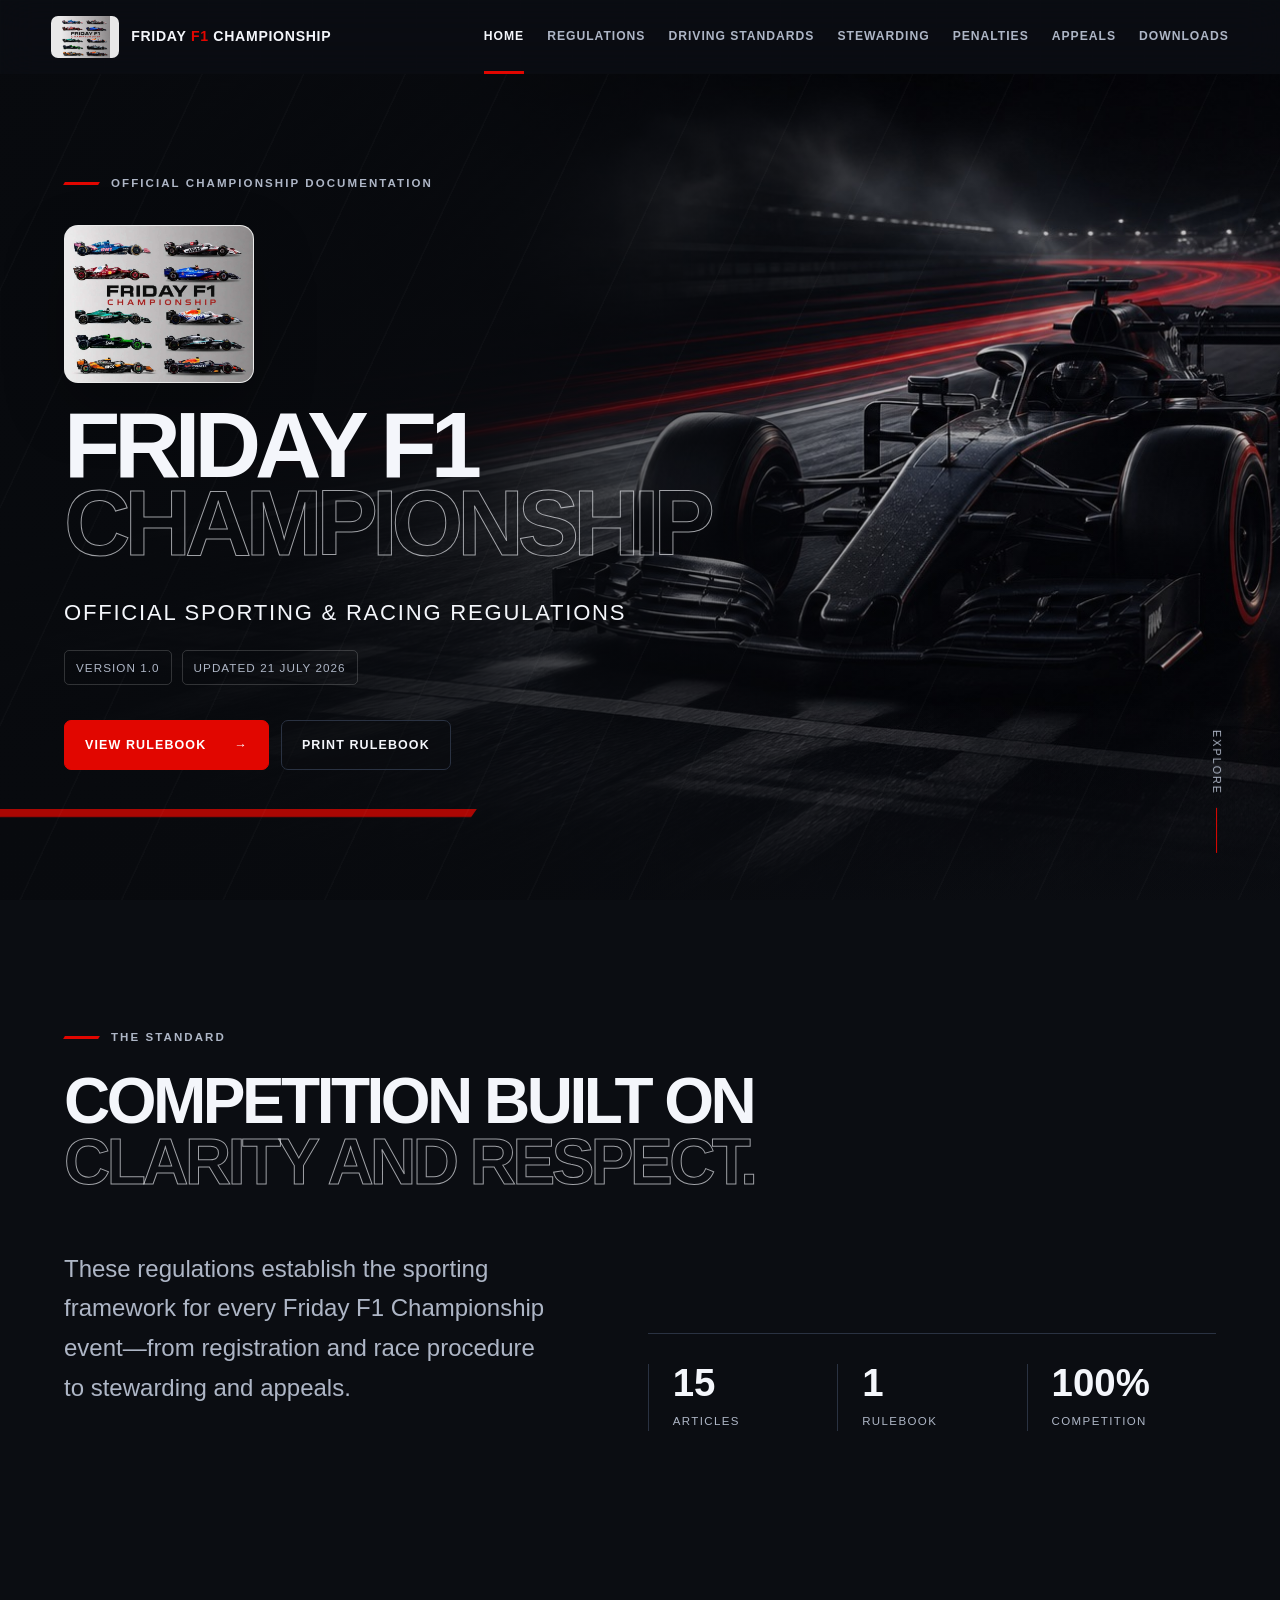
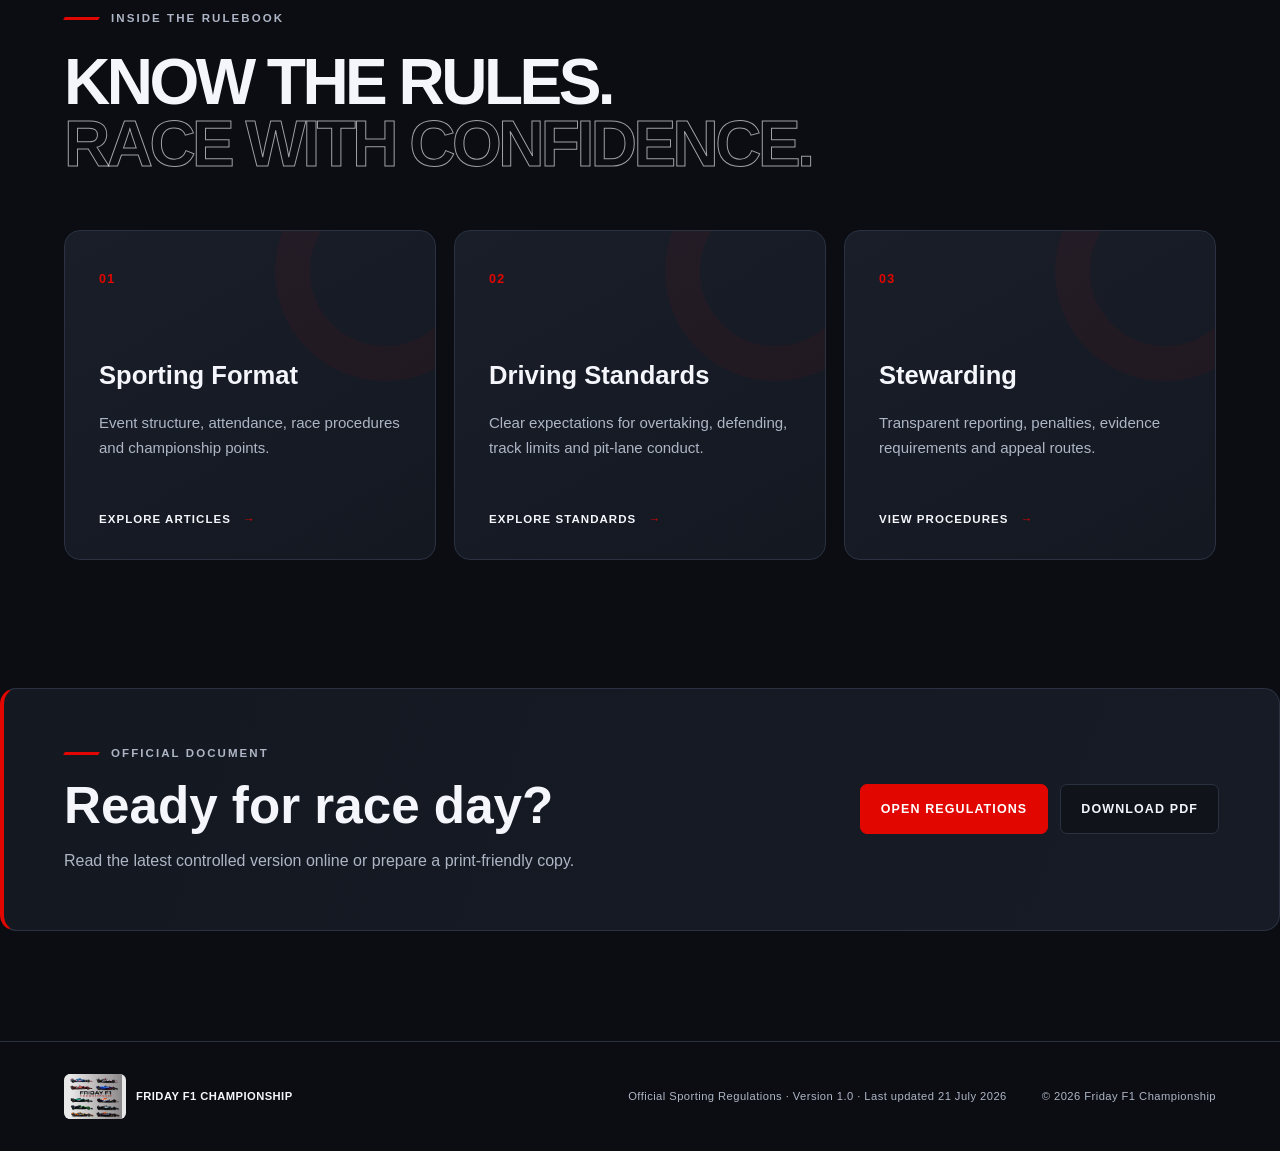
<file: index.html>
<!doctype html>
<html lang="en">
<head>
  <meta charset="utf-8">
  <meta name="viewport" content="width=device-width, initial-scale=1">
  <meta name="theme-color" content="#0B0D12">
  <meta name="description" content="Official sporting and racing regulations for the Friday F1 Championship.">
  <title>Friday F1 Championship | Official Regulations</title>
  <link rel="icon" href="assets/logo.jpg">
  <link rel="stylesheet" href="css/styles.css">
  <script src="js/app.js" defer></script>
</head>
<body class="home-page">
  <a class="skip-link" href="#main">Skip to content</a>
  <div class="progress" aria-hidden="true"><span id="scroll-progress"></span></div>
  <header class="site-header" data-header>
    <a class="brand" href="index.html" aria-label="Friday F1 Championship home">
      <img src="assets/logo.jpg" alt="" width="48" height="48"><span>Friday <b>F1</b> Championship</span>
    </a>
    <button class="nav-toggle" type="button" aria-expanded="false" aria-controls="primary-nav"><span></span><span></span><span></span><span class="sr-only">Open navigation</span></button>
    <nav id="primary-nav" class="primary-nav" aria-label="Primary navigation">
      <a class="active" href="index.html">Home</a><a href="rules/index.html">Regulations</a><a href="rules/index.html#article-4">Driving Standards</a><a href="rules/index.html#article-9">Stewarding</a><a href="rules/index.html#article-10">Penalties</a><a href="rules/index.html#appeals">Appeals</a><a href="#downloads">Downloads</a>
    </nav>
  </header>

  <main id="main">
    <section class="hero" aria-labelledby="hero-title">
      <div class="hero-shade"></div>
      <div class="hero-content reveal">
        <p class="eyebrow"><span></span> Official Championship Documentation</p>
        <img class="hero-logo" src="assets/logo.jpg" alt="Friday F1 Championship emblem" width="132" height="132">
        <h1 id="hero-title">Friday F1<br><em>Championship</em></h1>
        <p class="hero-subtitle">Official Sporting &amp; Racing Regulations</p>
        <div class="document-meta"><span>Version 1.0</span><span>Updated 21 July 2026</span></div>
        <div class="hero-actions"><a class="button primary" href="rules/index.html">View Rulebook <span aria-hidden="true">→</span></a><button class="button ghost" type="button" data-print>Print Rulebook</button></div>
      </div>
      <a class="scroll-cue" href="#overview"><span>Explore</span><i aria-hidden="true"></i></a>
    </section>

    <section id="overview" class="section intro-section">
      <div class="section-heading reveal"><p class="eyebrow"><span></span> The Standard</p><h2>Competition built on<br><em>clarity and respect.</em></h2></div>
      <div class="intro-grid">
        <p class="lead reveal">These regulations establish the sporting framework for every Friday F1 Championship event—from registration and race procedure to stewarding and appeals.</p>
        <div class="stat-row reveal"><div><strong>15</strong><span>Articles</span></div><div><strong>1</strong><span>Rulebook</span></div><div><strong>100%</strong><span>Competition</span></div></div>
      </div>
    </section>

    <section class="section feature-section" aria-labelledby="inside-title">
      <div class="section-heading reveal"><p class="eyebrow"><span></span> Inside the rulebook</p><h2 id="inside-title">Know the rules.<br><em>Race with confidence.</em></h2></div>
      <div class="feature-grid">
        <a class="feature-card reveal" href="rules/index.html#article-3"><span class="card-number">01</span><h3>Sporting Format</h3><p>Event structure, attendance, race procedures and championship points.</p><b>Explore articles <span>→</span></b></a>
        <a class="feature-card reveal" href="rules/index.html#article-4"><span class="card-number">02</span><h3>Driving Standards</h3><p>Clear expectations for overtaking, defending, track limits and pit-lane conduct.</p><b>Explore standards <span>→</span></b></a>
        <a class="feature-card reveal" href="rules/index.html#article-9"><span class="card-number">03</span><h3>Stewarding</h3><p>Transparent reporting, penalties, evidence requirements and appeal routes.</p><b>View procedures <span>→</span></b></a>
      </div>
    </section>

    <section id="downloads" class="section document-cta reveal">
      <div><p class="eyebrow"><span></span> Official document</p><h2>Ready for race day?</h2><p>Read the latest controlled version online or prepare a print-friendly copy.</p></div>
      <div><a class="button primary" href="rules/index.html">Open Regulations</a><button class="button ghost" type="button" data-download>Download PDF</button></div>
    </section>
  </main>

  <footer class="site-footer"><div><img src="assets/logo.jpg" alt="" width="40" height="40"><span>Friday F1 Championship</span></div><p>Official Sporting Regulations · Version 1.0 · Last updated 21 July 2026</p><p>© 2026 Friday F1 Championship</p></footer>
  <button class="back-top" type="button" aria-label="Back to top" title="Back to top">↑</button>
  <div class="toast" role="status" aria-live="polite"></div>
</body>
</html>
</file>
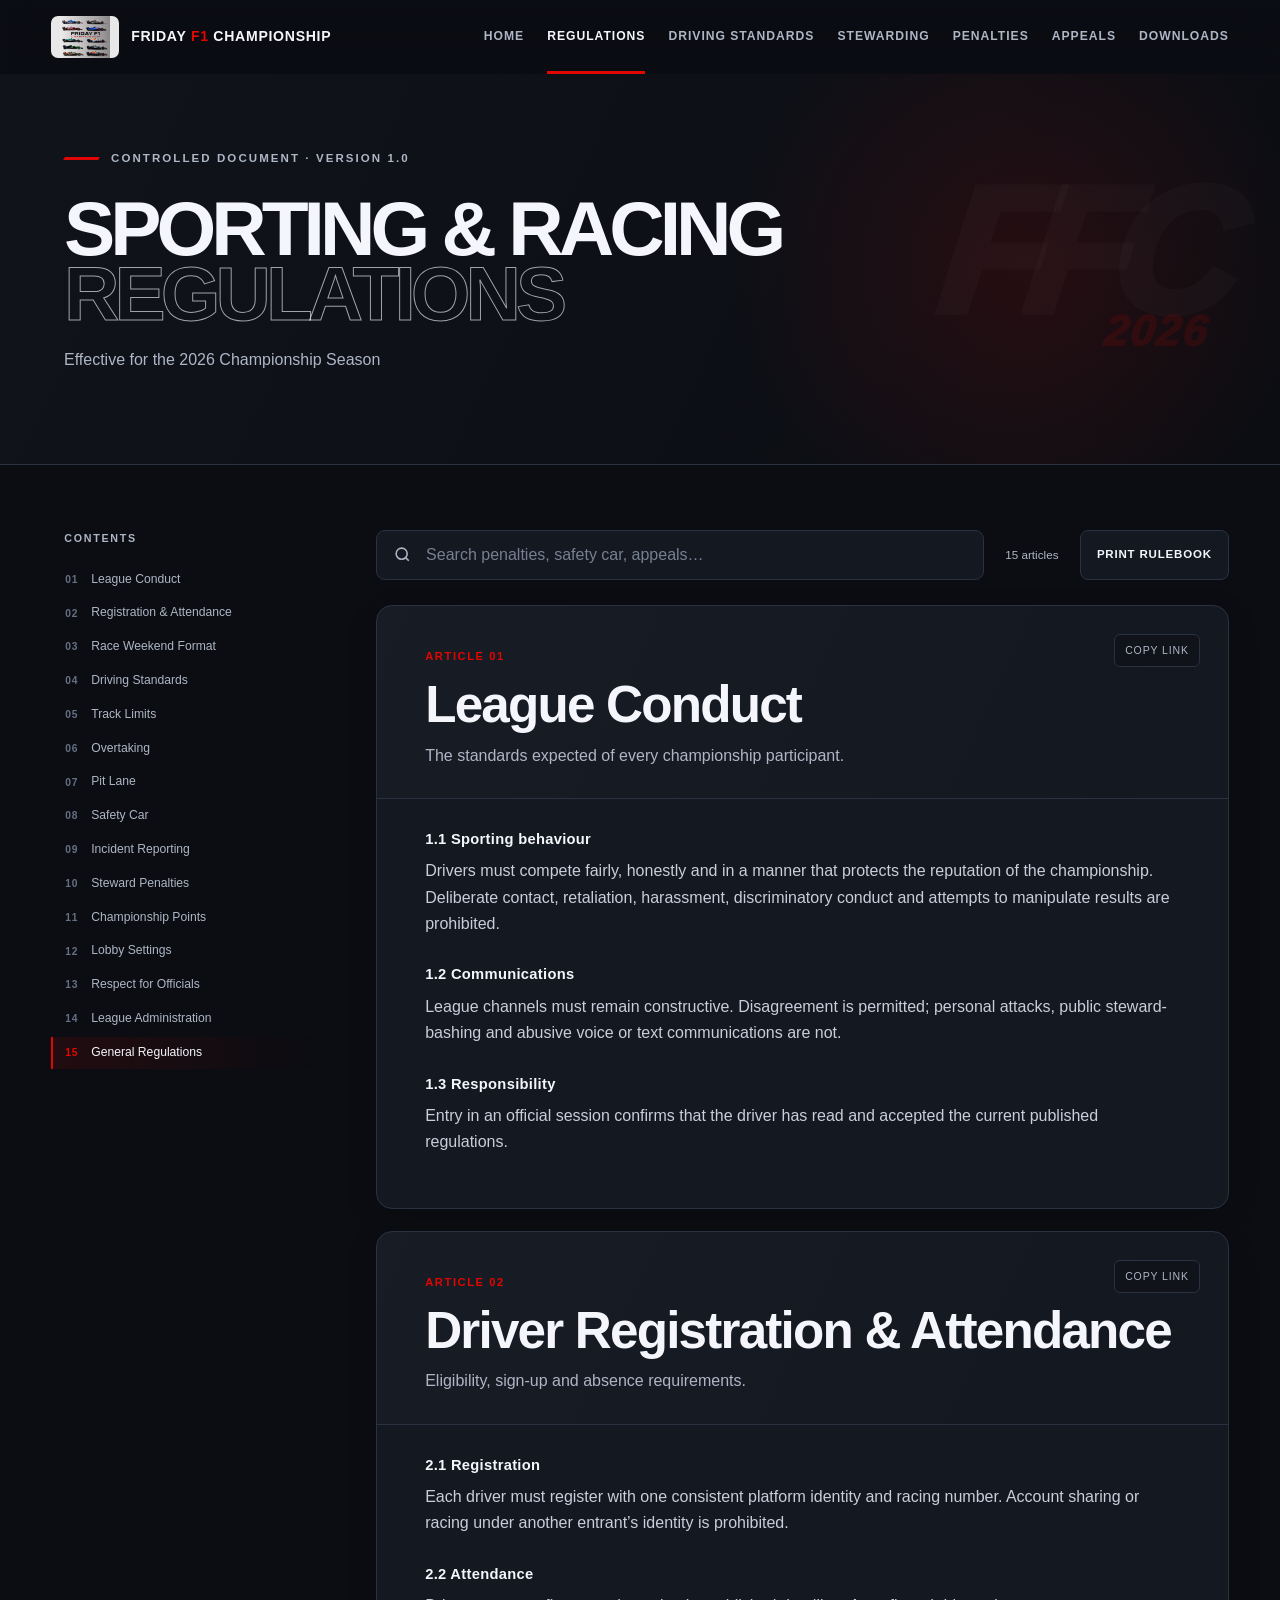
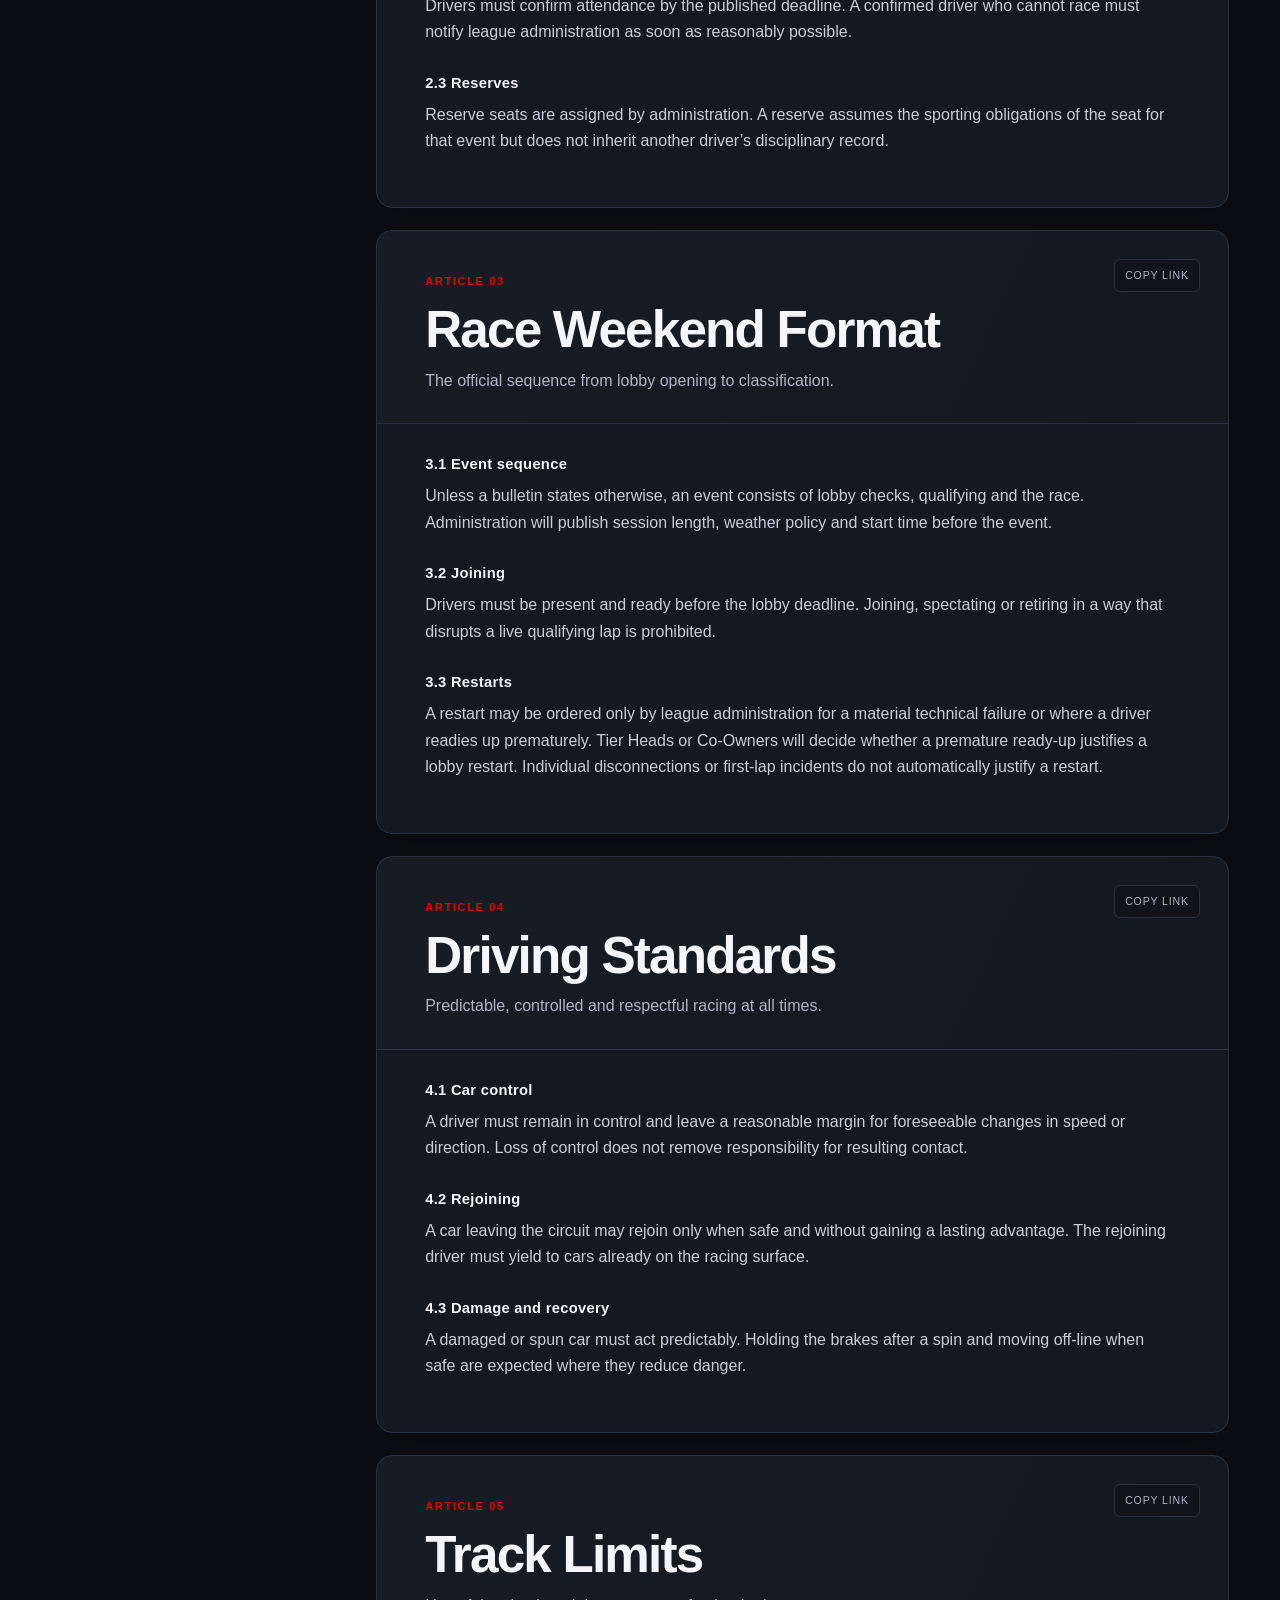
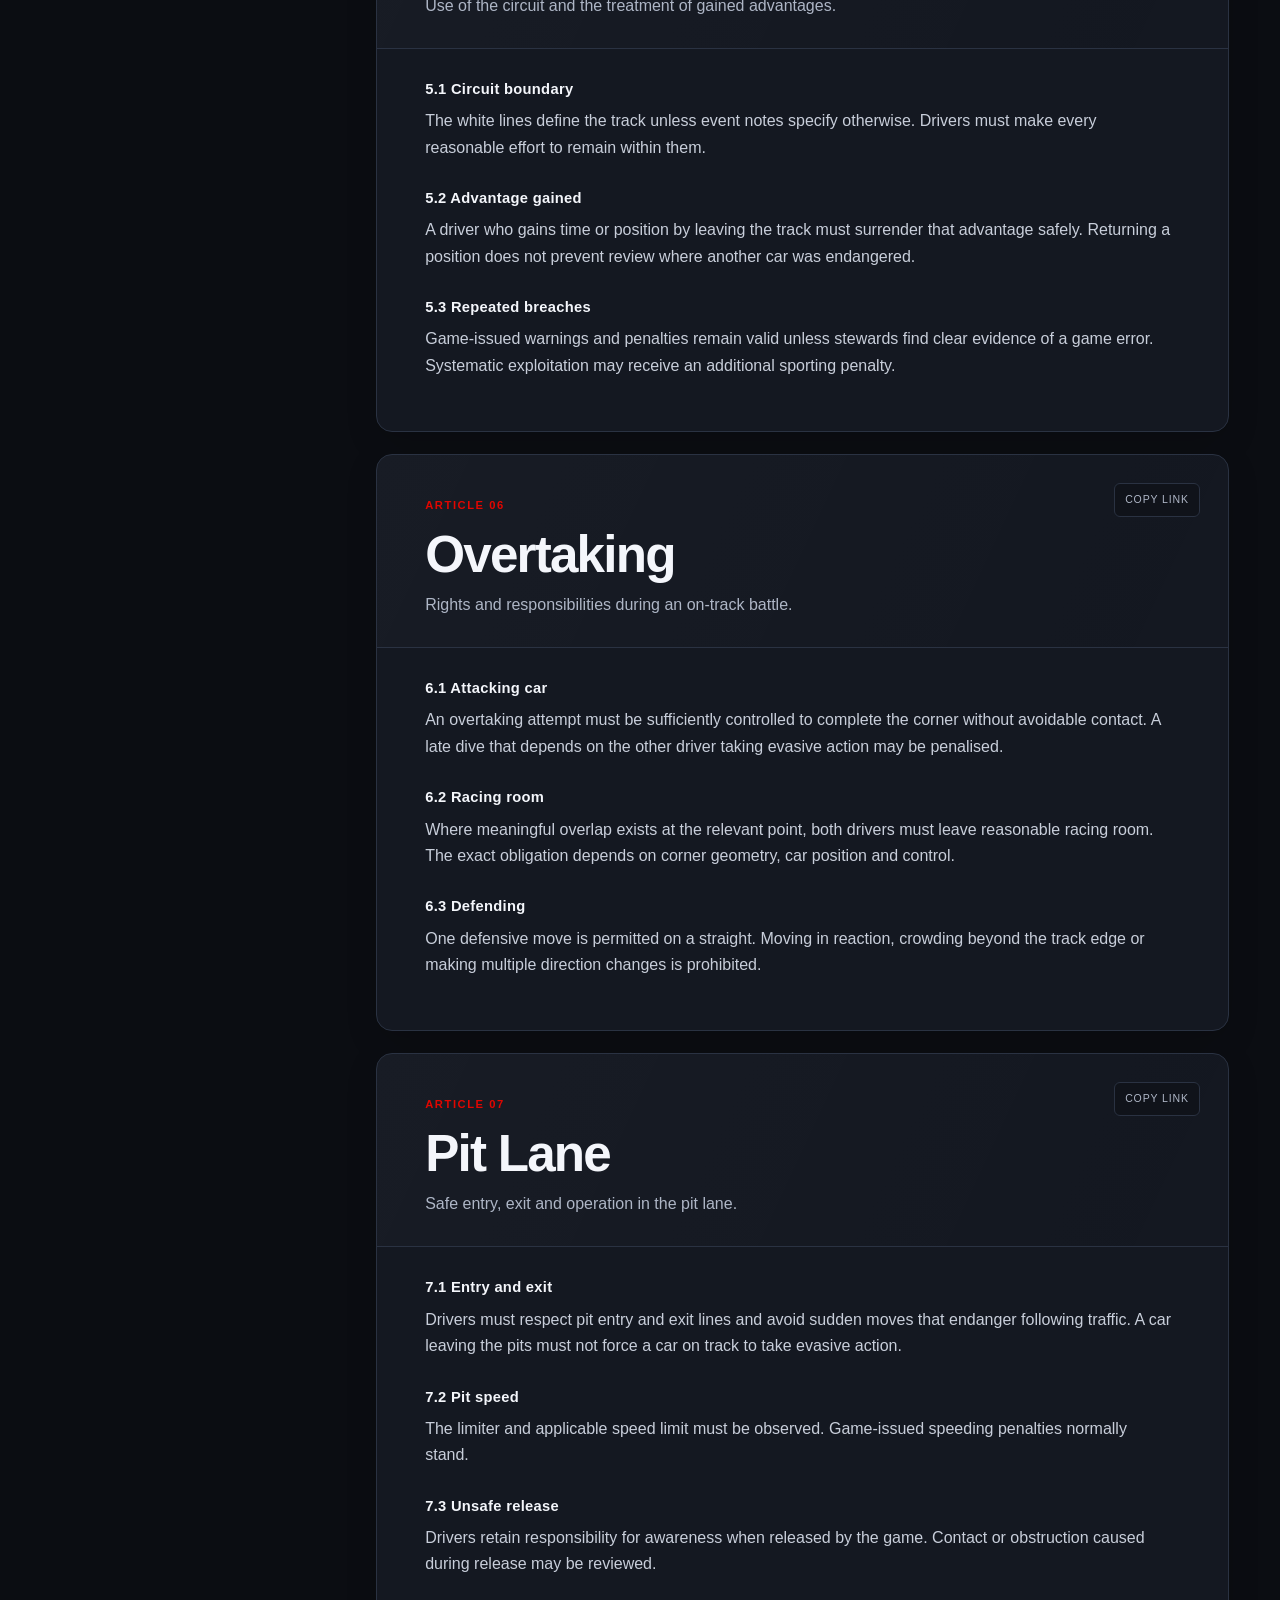
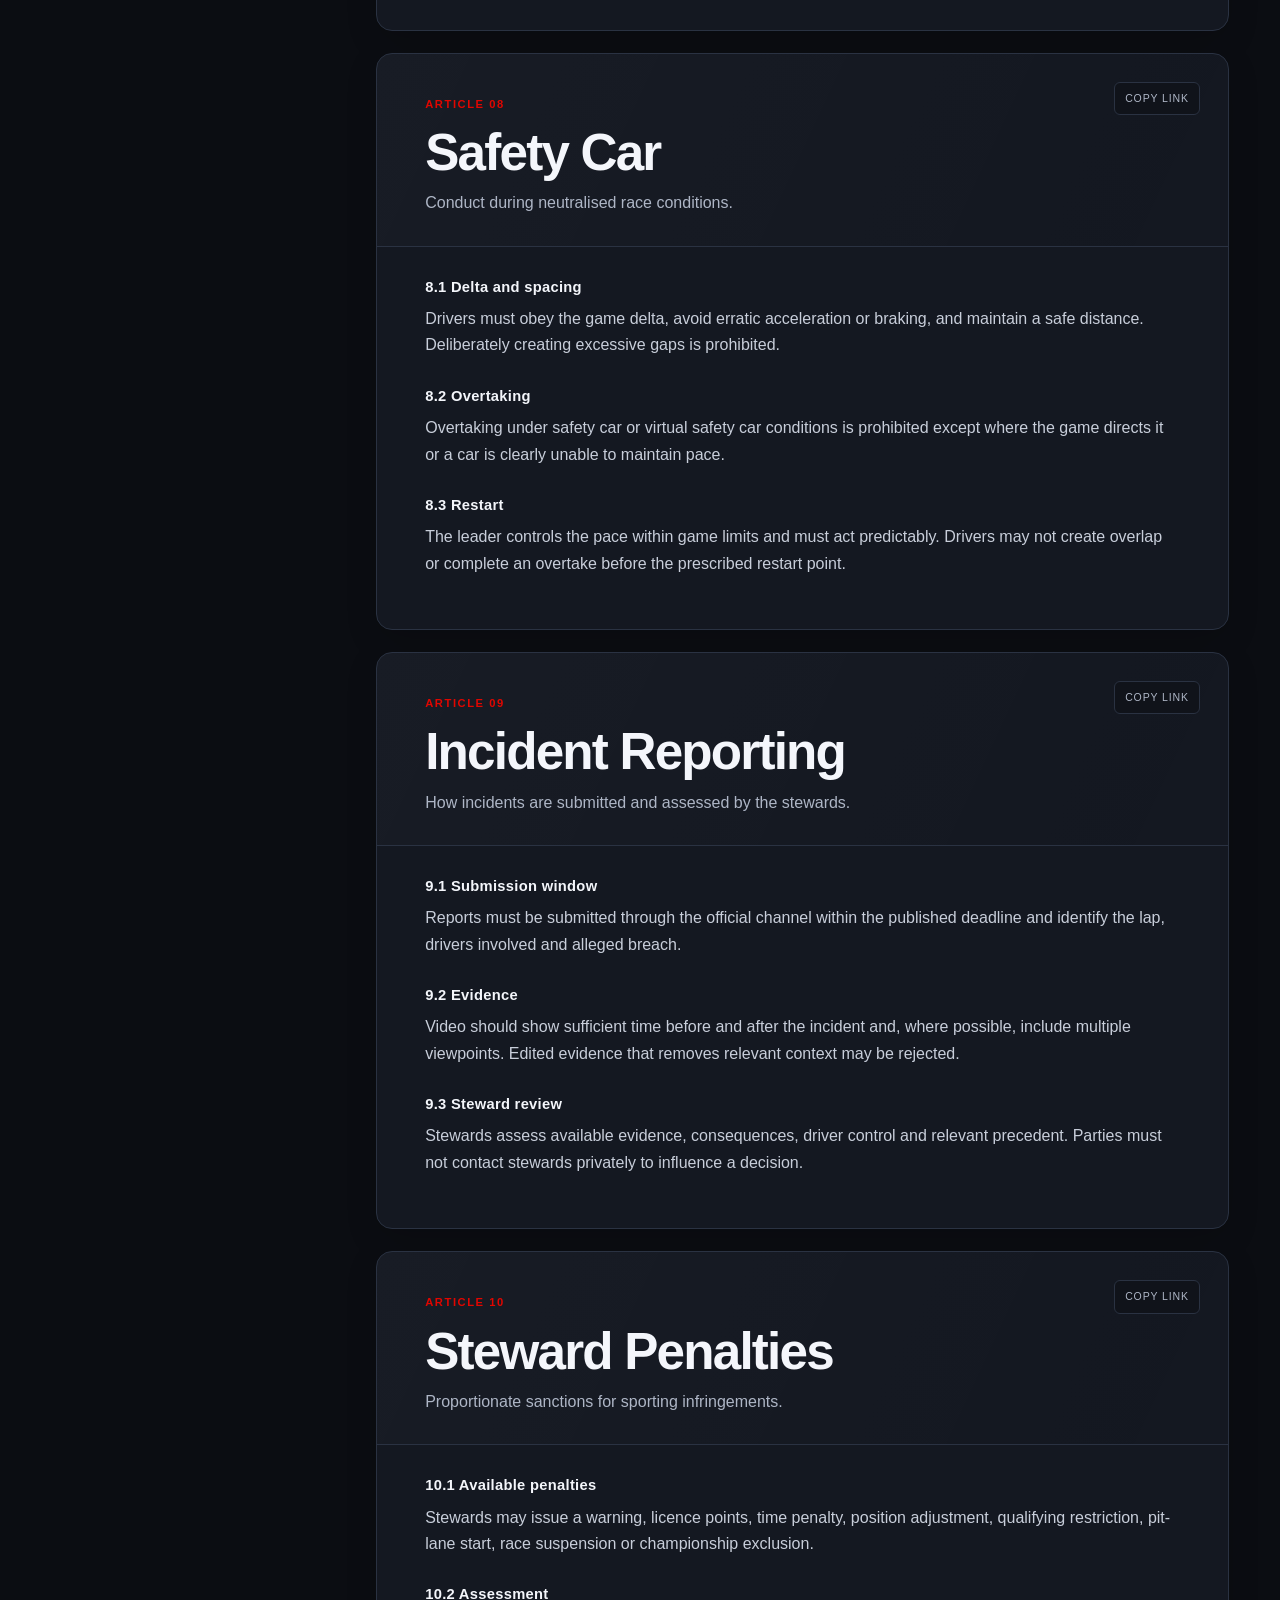
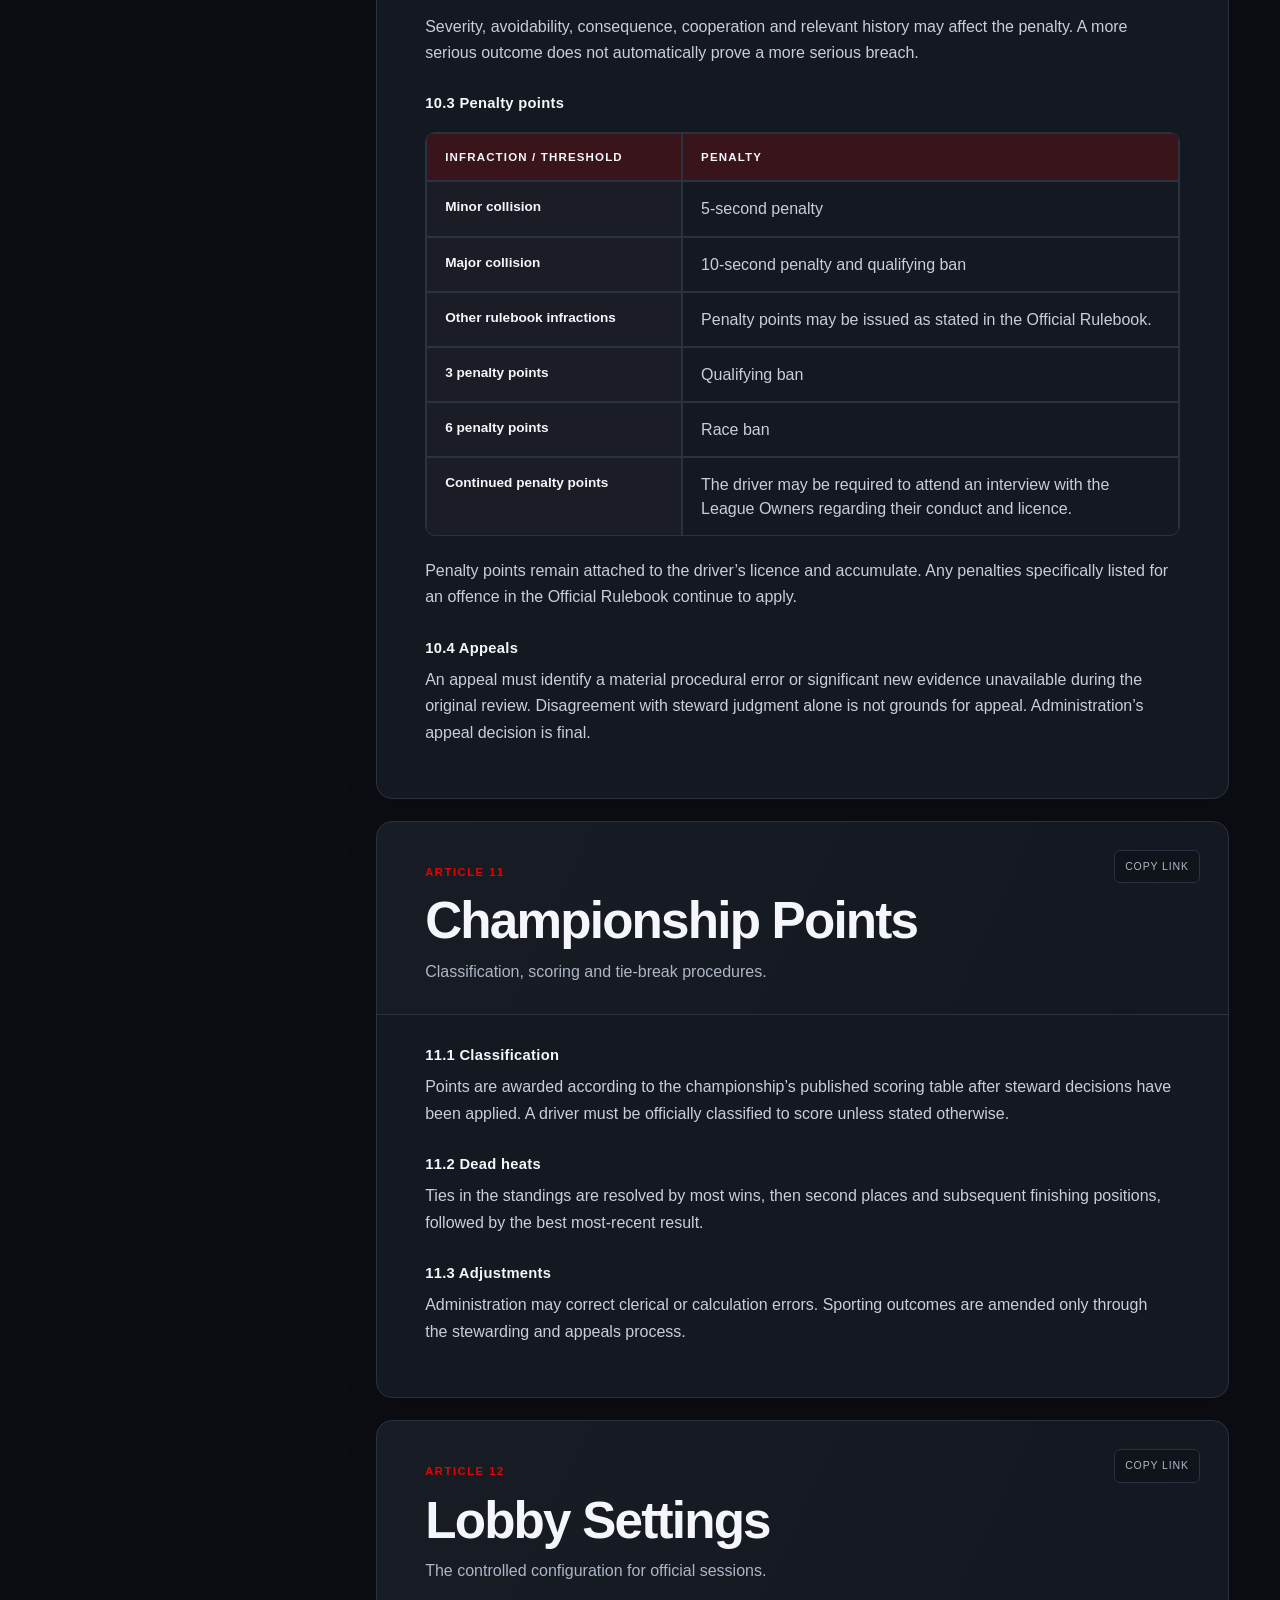
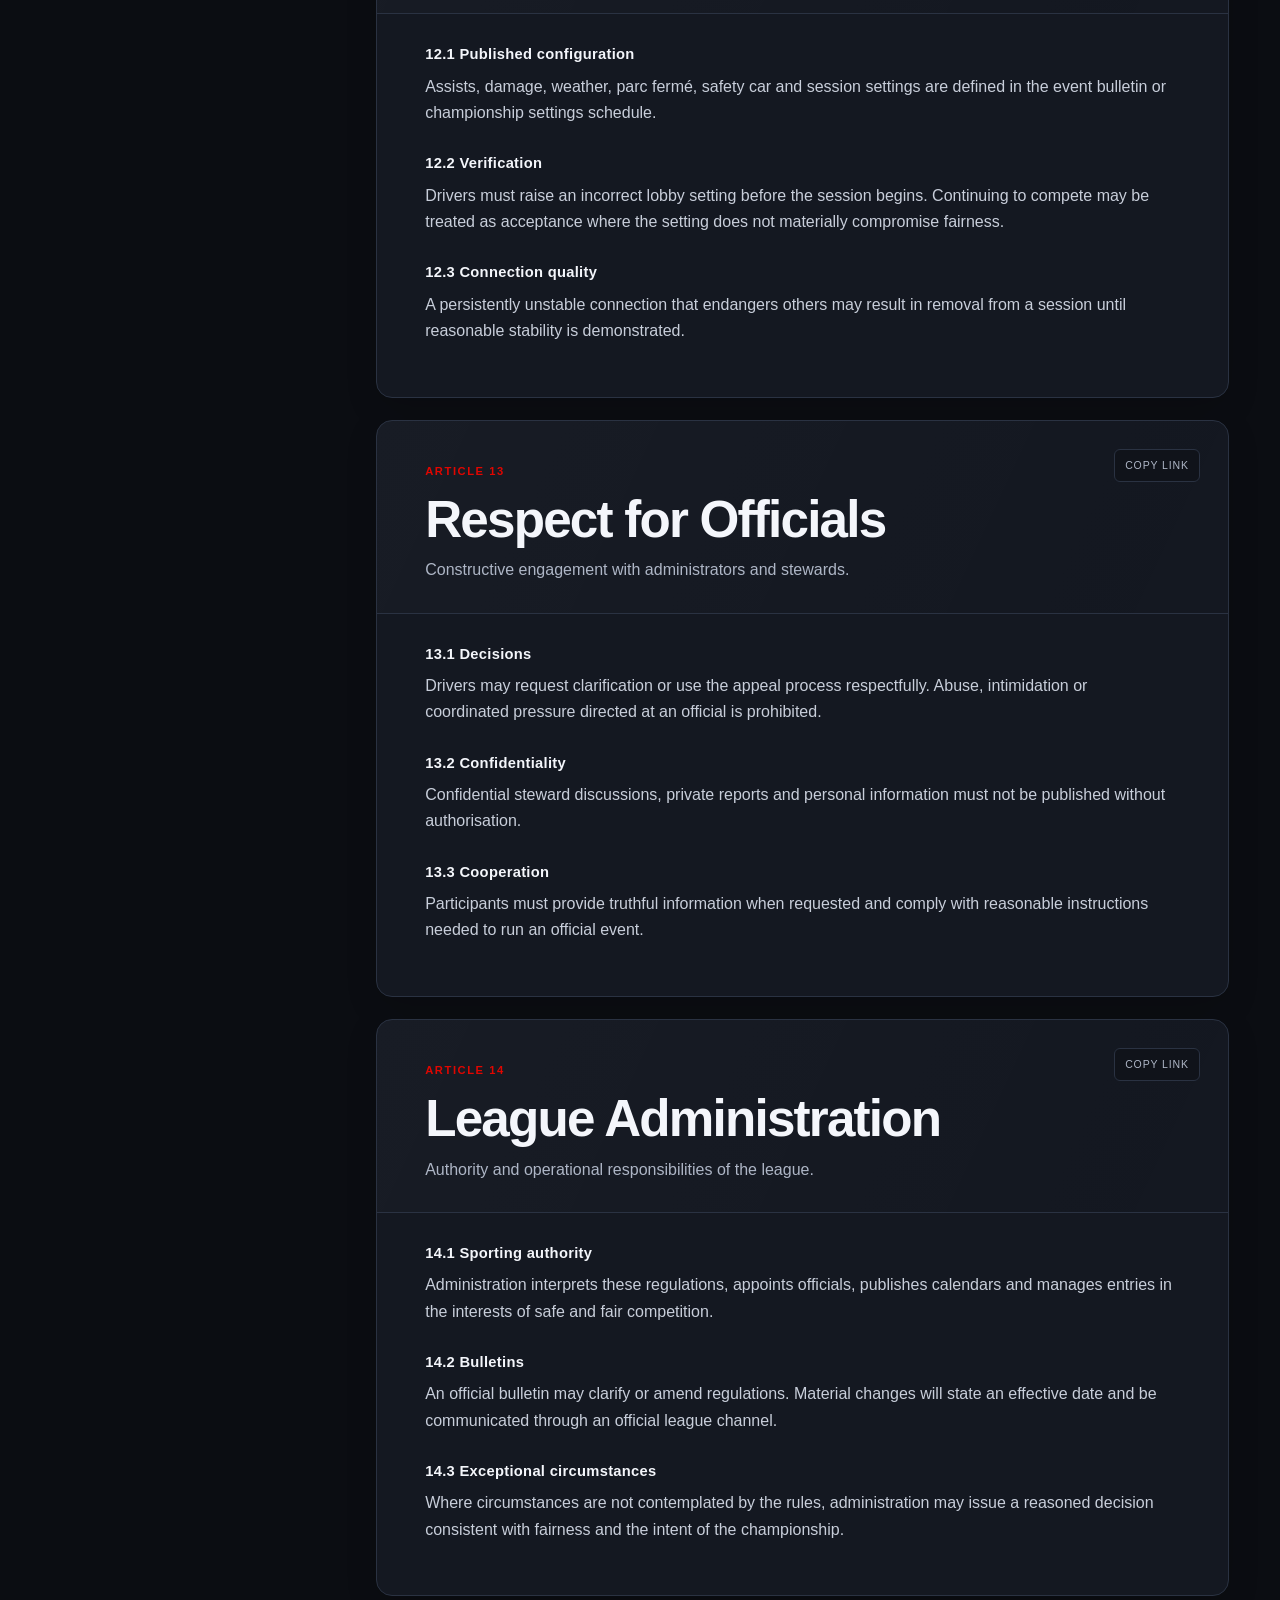
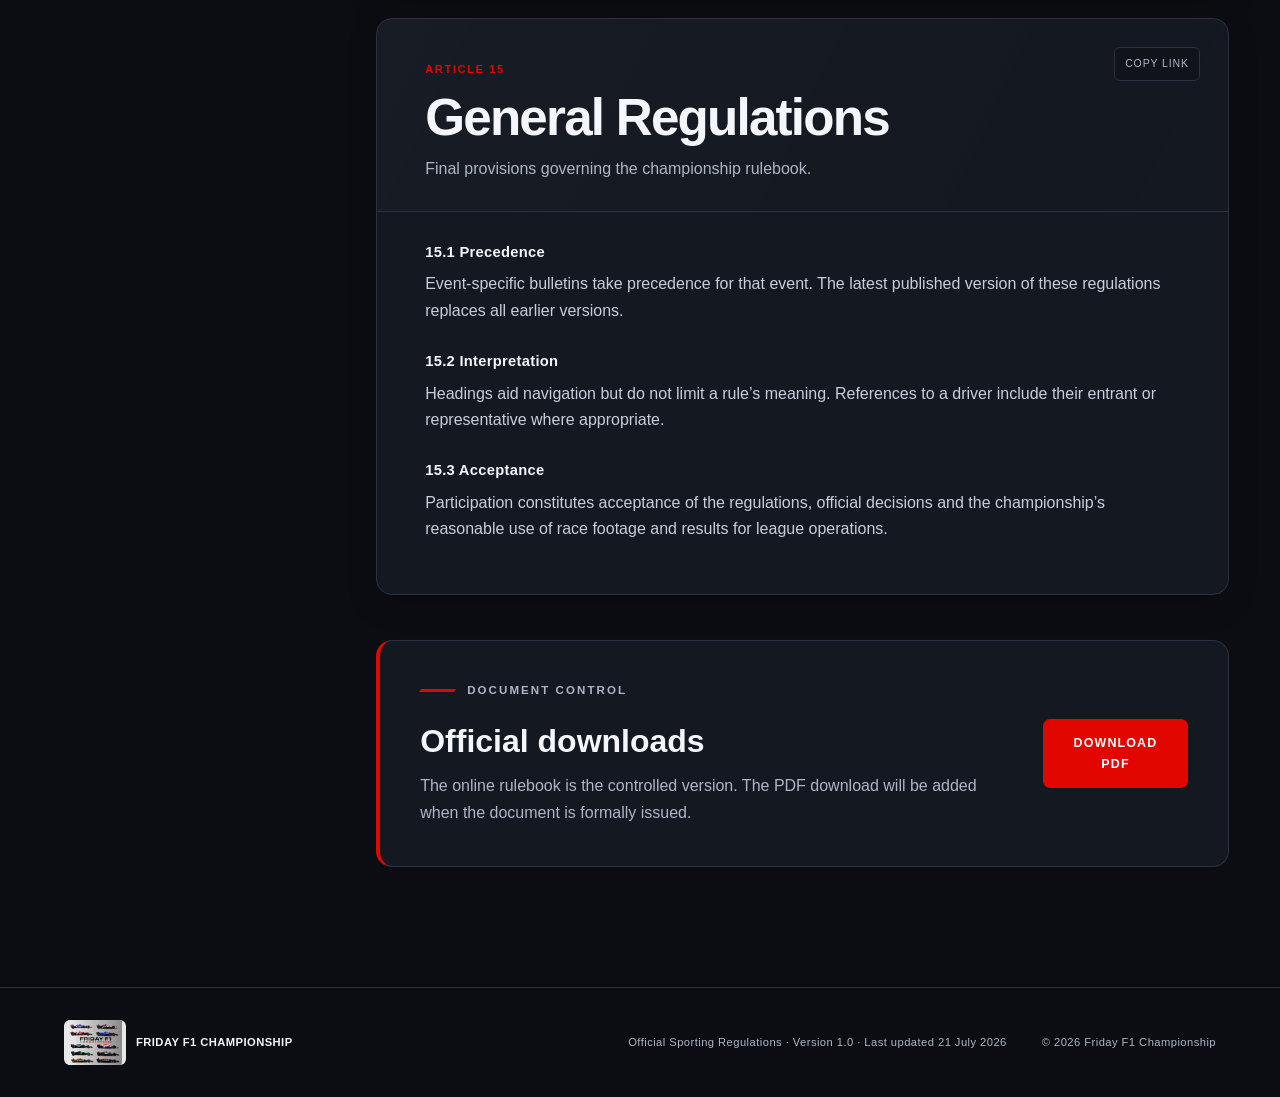
<file: rules/index.html>
<!doctype html>
<html lang="en">
<head>
  <meta charset="utf-8"><meta name="viewport" content="width=device-width, initial-scale=1"><meta name="theme-color" content="#0B0D12">
  <meta name="description" content="Friday F1 Championship Official Sporting and Racing Regulations, version 1.0.">
  <title>Sporting Regulations | Friday F1 Championship</title>
  <link rel="icon" href="../assets/logo.jpg"><link rel="stylesheet" href="../css/styles.css?v=2"><style>.penalty-points-table{width:100%;border-collapse:separate;border-spacing:0;border:1px solid var(--border);border-radius:10px;overflow:hidden;margin:16px 0 22px;text-align:left}.penalty-points-table th,.penalty-points-table td{padding:15px 18px;vertical-align:top;border-bottom:1px solid var(--border)}.penalty-points-table thead th{background:rgba(225,6,0,.18);color:var(--text);font-size:.72rem;letter-spacing:.1em;text-transform:uppercase}.penalty-points-table tbody th{width:34%;color:var(--text);background:rgba(255,255,255,.025)}.penalty-points-table th+th,.penalty-points-table th+td{border-left:1px solid var(--border)}.penalty-points-table tbody tr:last-child th,.penalty-points-table tbody tr:last-child td{border-bottom:0}.penalty-points-table td{color:#c8ceda}@media(max-width:600px){.penalty-points-table th,.penalty-points-table td{padding:12px}.penalty-points-table tbody th{width:40%}}</style><script src="../js/app.js" defer></script>
</head>
<body class="rules-page">
  <a class="skip-link" href="#rulebook">Skip to rulebook</a><div class="progress" aria-hidden="true"><span id="scroll-progress"></span></div>
  <header class="site-header" data-header><a class="brand" href="../index.html"><img src="../assets/logo.jpg" alt="" width="48" height="48"><span>Friday <b>F1</b> Championship</span></a><button class="nav-toggle" type="button" aria-expanded="false" aria-controls="primary-nav"><span></span><span></span><span></span><span class="sr-only">Open navigation</span></button><nav id="primary-nav" class="primary-nav" aria-label="Primary navigation"><a href="../index.html">Home</a><a class="active" href="#rulebook">Regulations</a><a href="#article-4">Driving Standards</a><a href="#article-9">Stewarding</a><a href="#article-10">Penalties</a><a href="#appeals">Appeals</a><a href="#downloads">Downloads</a></nav></header>

  <section class="rules-masthead"><div><p class="eyebrow"><span></span> Controlled Document · Version 1.0</p><h1>Sporting &amp; Racing<br><em>Regulations</em></h1><p>Effective for the 2026 Championship Season</p></div><div class="masthead-mark" aria-hidden="true">FFC<span>2026</span></div></section>

  <main id="rulebook" class="rules-shell">
    <aside class="rules-sidebar" aria-label="Rulebook contents">
      <button class="contents-toggle" type="button" aria-expanded="false" aria-controls="article-nav">Article index <span>+</span></button>
      <nav id="article-nav"><p>Contents</p>
        <a href="#article-1"><b>01</b> League Conduct</a><a href="#article-2"><b>02</b> Registration &amp; Attendance</a><a href="#article-3"><b>03</b> Race Weekend Format</a><a href="#article-4"><b>04</b> Driving Standards</a><a href="#article-5"><b>05</b> Track Limits</a><a href="#article-6"><b>06</b> Overtaking</a><a href="#article-7"><b>07</b> Pit Lane</a><a href="#article-8"><b>08</b> Safety Car</a><a href="#article-9"><b>09</b> Incident Reporting</a><a href="#article-10"><b>10</b> Steward Penalties</a><a href="#article-11"><b>11</b> Championship Points</a><a href="#article-12"><b>12</b> Lobby Settings</a><a href="#article-13"><b>13</b> Respect for Officials</a><a href="#article-14"><b>14</b> League Administration</a><a href="#article-15"><b>15</b> General Regulations</a>
      </nav>
    </aside>

    <div class="rules-content">
      <div class="rule-tools">
        <label class="search-box"><span class="sr-only">Search regulations</span><svg viewBox="0 0 24 24" aria-hidden="true"><circle cx="11" cy="11" r="7"></circle><path d="m20 20-4-4"></path></svg><input id="rule-search" type="search" placeholder="Search penalties, safety car, appeals…" autocomplete="off"></label>
        <span id="search-status" aria-live="polite">15 articles</span><button type="button" data-print>Print Rulebook</button>
      </div>
      <div id="no-results" class="no-results" hidden><h2>No matching regulations</h2><p>Try a broader term or clear the search.</p></div>

      <article id="article-1" class="rule-card reveal" data-title="League Conduct"><header><span>Article 01</span><button class="copy-link" type="button" aria-label="Copy link to Article 1">Copy link</button><h2>League Conduct</h2><p>The standards expected of every championship participant.</p></header><div class="rule-body"><h3>1.1 Sporting behaviour</h3><p>Drivers must compete fairly, honestly and in a manner that protects the reputation of the championship. Deliberate contact, retaliation, harassment, discriminatory conduct and attempts to manipulate results are prohibited.</p><h3>1.2 Communications</h3><p>League channels must remain constructive. Disagreement is permitted; personal attacks, public steward-bashing and abusive voice or text communications are not.</p><h3>1.3 Responsibility</h3><p>Entry in an official session confirms that the driver has read and accepted the current published regulations.</p></div></article>

      <article id="article-2" class="rule-card reveal" data-title="Driver Registration and Attendance"><header><span>Article 02</span><button class="copy-link" type="button" aria-label="Copy link to Article 2">Copy link</button><h2>Driver Registration &amp; Attendance</h2><p>Eligibility, sign-up and absence requirements.</p></header><div class="rule-body"><h3>2.1 Registration</h3><p>Each driver must register with one consistent platform identity and racing number. Account sharing or racing under another entrant’s identity is prohibited.</p><h3>2.2 Attendance</h3><p>Drivers must confirm attendance by the published deadline. A confirmed driver who cannot race must notify league administration as soon as reasonably possible.</p><h3>2.3 Reserves</h3><p>Reserve seats are assigned by administration. A reserve assumes the sporting obligations of the seat for that event but does not inherit another driver’s disciplinary record.</p></div></article>

      <article id="article-3" class="rule-card reveal" data-title="Race Weekend Format"><header><span>Article 03</span><button class="copy-link" type="button" aria-label="Copy link to Article 3">Copy link</button><h2>Race Weekend Format</h2><p>The official sequence from lobby opening to classification.</p></header><div class="rule-body"><h3>3.1 Event sequence</h3><p>Unless a bulletin states otherwise, an event consists of lobby checks, qualifying and the race. Administration will publish session length, weather policy and start time before the event.</p><h3>3.2 Joining</h3><p>Drivers must be present and ready before the lobby deadline. Joining, spectating or retiring in a way that disrupts a live qualifying lap is prohibited.</p><h3>3.3 Restarts</h3><p>A restart may be ordered only by league administration for a material technical failure or where a driver readies up prematurely. Tier Heads or Co-Owners will decide whether a premature ready-up justifies a lobby restart. Individual disconnections or first-lap incidents do not automatically justify a restart.</p></div></article>

      <article id="article-4" class="rule-card reveal" data-title="Driving Standards"><header><span>Article 04</span><button class="copy-link" type="button" aria-label="Copy link to Article 4">Copy link</button><h2>Driving Standards</h2><p>Predictable, controlled and respectful racing at all times.</p></header><div class="rule-body"><h3>4.1 Car control</h3><p>A driver must remain in control and leave a reasonable margin for foreseeable changes in speed or direction. Loss of control does not remove responsibility for resulting contact.</p><h3>4.2 Rejoining</h3><p>A car leaving the circuit may rejoin only when safe and without gaining a lasting advantage. The rejoining driver must yield to cars already on the racing surface.</p><h3>4.3 Damage and recovery</h3><p>A damaged or spun car must act predictably. Holding the brakes after a spin and moving off-line when safe are expected where they reduce danger.</p></div></article>

      <article id="article-5" class="rule-card reveal" data-title="Track Limits"><header><span>Article 05</span><button class="copy-link" type="button" aria-label="Copy link to Article 5">Copy link</button><h2>Track Limits</h2><p>Use of the circuit and the treatment of gained advantages.</p></header><div class="rule-body"><h3>5.1 Circuit boundary</h3><p>The white lines define the track unless event notes specify otherwise. Drivers must make every reasonable effort to remain within them.</p><h3>5.2 Advantage gained</h3><p>A driver who gains time or position by leaving the track must surrender that advantage safely. Returning a position does not prevent review where another car was endangered.</p><h3>5.3 Repeated breaches</h3><p>Game-issued warnings and penalties remain valid unless stewards find clear evidence of a game error. Systematic exploitation may receive an additional sporting penalty.</p></div></article>

      <article id="article-6" class="rule-card reveal" data-title="Overtaking"><header><span>Article 06</span><button class="copy-link" type="button" aria-label="Copy link to Article 6">Copy link</button><h2>Overtaking</h2><p>Rights and responsibilities during an on-track battle.</p></header><div class="rule-body"><h3>6.1 Attacking car</h3><p>An overtaking attempt must be sufficiently controlled to complete the corner without avoidable contact. A late dive that depends on the other driver taking evasive action may be penalised.</p><h3>6.2 Racing room</h3><p>Where meaningful overlap exists at the relevant point, both drivers must leave reasonable racing room. The exact obligation depends on corner geometry, car position and control.</p><h3>6.3 Defending</h3><p>One defensive move is permitted on a straight. Moving in reaction, crowding beyond the track edge or making multiple direction changes is prohibited.</p></div></article>

      <article id="article-7" class="rule-card reveal" data-title="Pit Lane"><header><span>Article 07</span><button class="copy-link" type="button" aria-label="Copy link to Article 7">Copy link</button><h2>Pit Lane</h2><p>Safe entry, exit and operation in the pit lane.</p></header><div class="rule-body"><h3>7.1 Entry and exit</h3><p>Drivers must respect pit entry and exit lines and avoid sudden moves that endanger following traffic. A car leaving the pits must not force a car on track to take evasive action.</p><h3>7.2 Pit speed</h3><p>The limiter and applicable speed limit must be observed. Game-issued speeding penalties normally stand.</p><h3>7.3 Unsafe release</h3><p>Drivers retain responsibility for awareness when released by the game. Contact or obstruction caused during release may be reviewed.</p></div></article>

      <article id="article-8" class="rule-card reveal" data-title="Safety Car"><header><span>Article 08</span><button class="copy-link" type="button" aria-label="Copy link to Article 8">Copy link</button><h2>Safety Car</h2><p>Conduct during neutralised race conditions.</p></header><div class="rule-body"><h3>8.1 Delta and spacing</h3><p>Drivers must obey the game delta, avoid erratic acceleration or braking, and maintain a safe distance. Deliberately creating excessive gaps is prohibited.</p><h3>8.2 Overtaking</h3><p>Overtaking under safety car or virtual safety car conditions is prohibited except where the game directs it or a car is clearly unable to maintain pace.</p><h3>8.3 Restart</h3><p>The leader controls the pace within game limits and must act predictably. Drivers may not create overlap or complete an overtake before the prescribed restart point.</p></div></article>

      <article id="article-9" class="rule-card reveal" data-title="Incident Reporting"><header><span>Article 09</span><button class="copy-link" type="button" aria-label="Copy link to Article 9">Copy link</button><h2>Incident Reporting</h2><p>How incidents are submitted and assessed by the stewards.</p></header><div class="rule-body"><h3>9.1 Submission window</h3><p>Reports must be submitted through the official channel within the published deadline and identify the lap, drivers involved and alleged breach.</p><h3>9.2 Evidence</h3><p>Video should show sufficient time before and after the incident and, where possible, include multiple viewpoints. Edited evidence that removes relevant context may be rejected.</p><h3>9.3 Steward review</h3><p>Stewards assess available evidence, consequences, driver control and relevant precedent. Parties must not contact stewards privately to influence a decision.</p></div></article>

      <article id="article-10" class="rule-card reveal" data-title="Steward Penalties"><header><span>Article 10</span><button class="copy-link" type="button" aria-label="Copy link to Article 10">Copy link</button><h2>Steward Penalties</h2><p>Proportionate sanctions for sporting infringements.</p></header><div class="rule-body"><h3>10.1 Available penalties</h3><p>Stewards may issue a warning, licence points, time penalty, position adjustment, qualifying restriction, pit-lane start, race suspension or championship exclusion.</p><h3>10.2 Assessment</h3><p>Severity, avoidability, consequence, cooperation and relevant history may affect the penalty. A more serious outcome does not automatically prove a more serious breach.</p><h3>10.3 Penalty points</h3><table class="penalty-points-table"><thead><tr><th scope="col">Infraction / threshold</th><th scope="col">Penalty</th></tr></thead><tbody><tr><th scope="row">Minor collision</th><td>5-second penalty</td></tr><tr><th scope="row">Major collision</th><td>10-second penalty and qualifying ban</td></tr><tr><th scope="row">Other rulebook infractions</th><td>Penalty points may be issued as stated in the Official Rulebook.</td></tr><tr><th scope="row">3 penalty points</th><td>Qualifying ban</td></tr><tr><th scope="row">6 penalty points</th><td>Race ban</td></tr><tr><th scope="row">Continued penalty points</th><td>The driver may be required to attend an interview with the League Owners regarding their conduct and licence.</td></tr></tbody></table><p>Penalty points remain attached to the driver’s licence and accumulate. Any penalties specifically listed for an offence in the Official Rulebook continue to apply.</p><h3 id="appeals">10.4 Appeals</h3><p>An appeal must identify a material procedural error or significant new evidence unavailable during the original review. Disagreement with steward judgment alone is not grounds for appeal. Administration’s appeal decision is final.</p></div></article>

      <article id="article-11" class="rule-card reveal" data-title="Championship Points"><header><span>Article 11</span><button class="copy-link" type="button" aria-label="Copy link to Article 11">Copy link</button><h2>Championship Points</h2><p>Classification, scoring and tie-break procedures.</p></header><div class="rule-body"><h3>11.1 Classification</h3><p>Points are awarded according to the championship’s published scoring table after steward decisions have been applied. A driver must be officially classified to score unless stated otherwise.</p><h3>11.2 Dead heats</h3><p>Ties in the standings are resolved by most wins, then second places and subsequent finishing positions, followed by the best most-recent result.</p><h3>11.3 Adjustments</h3><p>Administration may correct clerical or calculation errors. Sporting outcomes are amended only through the stewarding and appeals process.</p></div></article>

      <article id="article-12" class="rule-card reveal" data-title="Lobby Settings"><header><span>Article 12</span><button class="copy-link" type="button" aria-label="Copy link to Article 12">Copy link</button><h2>Lobby Settings</h2><p>The controlled configuration for official sessions.</p></header><div class="rule-body"><h3>12.1 Published configuration</h3><p>Assists, damage, weather, parc fermé, safety car and session settings are defined in the event bulletin or championship settings schedule.</p><h3>12.2 Verification</h3><p>Drivers must raise an incorrect lobby setting before the session begins. Continuing to compete may be treated as acceptance where the setting does not materially compromise fairness.</p><h3>12.3 Connection quality</h3><p>A persistently unstable connection that endangers others may result in removal from a session until reasonable stability is demonstrated.</p></div></article>

      <article id="article-13" class="rule-card reveal" data-title="Respect for Officials"><header><span>Article 13</span><button class="copy-link" type="button" aria-label="Copy link to Article 13">Copy link</button><h2>Respect for Officials</h2><p>Constructive engagement with administrators and stewards.</p></header><div class="rule-body"><h3>13.1 Decisions</h3><p>Drivers may request clarification or use the appeal process respectfully. Abuse, intimidation or coordinated pressure directed at an official is prohibited.</p><h3>13.2 Confidentiality</h3><p>Confidential steward discussions, private reports and personal information must not be published without authorisation.</p><h3>13.3 Cooperation</h3><p>Participants must provide truthful information when requested and comply with reasonable instructions needed to run an official event.</p></div></article>

      <article id="article-14" class="rule-card reveal" data-title="League Administration"><header><span>Article 14</span><button class="copy-link" type="button" aria-label="Copy link to Article 14">Copy link</button><h2>League Administration</h2><p>Authority and operational responsibilities of the league.</p></header><div class="rule-body"><h3>14.1 Sporting authority</h3><p>Administration interprets these regulations, appoints officials, publishes calendars and manages entries in the interests of safe and fair competition.</p><h3>14.2 Bulletins</h3><p>An official bulletin may clarify or amend regulations. Material changes will state an effective date and be communicated through an official league channel.</p><h3>14.3 Exceptional circumstances</h3><p>Where circumstances are not contemplated by the rules, administration may issue a reasoned decision consistent with fairness and the intent of the championship.</p></div></article>

      <article id="article-15" class="rule-card reveal" data-title="General Regulations"><header><span>Article 15</span><button class="copy-link" type="button" aria-label="Copy link to Article 15">Copy link</button><h2>General Regulations</h2><p>Final provisions governing the championship rulebook.</p></header><div class="rule-body"><h3>15.1 Precedence</h3><p>Event-specific bulletins take precedence for that event. The latest published version of these regulations replaces all earlier versions.</p><h3>15.2 Interpretation</h3><p>Headings aid navigation but do not limit a rule’s meaning. References to a driver include their entrant or representative where appropriate.</p><h3>15.3 Acceptance</h3><p>Participation constitutes acceptance of the regulations, official decisions and the championship’s reasonable use of race footage and results for league operations.</p></div></article>

      <section id="downloads" class="downloads-panel reveal"><div><p class="eyebrow"><span></span> Document control</p><h2>Official downloads</h2><p>The online rulebook is the controlled version. The PDF download will be added when the document is formally issued.</p></div><button class="button primary" type="button" data-download>Download PDF</button></section>
    </div>
  </main>
  <footer class="site-footer"><div><img src="../assets/logo.jpg" alt="" width="40" height="40"><span>Friday F1 Championship</span></div><p>Official Sporting Regulations · Version 1.0 · Last updated 21 July 2026</p><p>© 2026 Friday F1 Championship</p></footer>
  <button class="back-top" type="button" aria-label="Back to top" title="Back to top">↑</button><div class="toast" role="status" aria-live="polite"></div>
</body></html>
</file>
<file: css/styles.css>
/* Friday F1 Championship — shared visual system */
:root{--bg:#0b0d12;--surface:#141821;--surface-2:#191e29;--border:#2a3242;--text:#f4f6fb;--muted:#aeb6c6;--red:#e10600;--red-dark:#a80501;--max:1440px;--header:74px;--radius:16px;--shadow:0 24px 60px rgba(0,0,0,.26)}
*{box-sizing:border-box}html{scroll-behavior:smooth;scroll-padding-top:calc(var(--header) + 22px)}body{margin:0;background:var(--bg);color:var(--text);font-family:Inter,ui-sans-serif,-apple-system,BlinkMacSystemFont,"Segoe UI",sans-serif;line-height:1.65;-webkit-font-smoothing:antialiased}body::before{content:"";position:fixed;inset:0;z-index:-1;pointer-events:none;background-image:linear-gradient(rgba(255,255,255,.018) 1px,transparent 1px),linear-gradient(90deg,rgba(255,255,255,.018) 1px,transparent 1px);background-size:52px 52px;mask-image:linear-gradient(to bottom,black,transparent 70%)}a{color:inherit;text-decoration:none}button,input{font:inherit}button{color:inherit}img{max-width:100%;display:block}.sr-only{position:absolute;width:1px;height:1px;padding:0;margin:-1px;overflow:hidden;clip:rect(0,0,0,0);white-space:nowrap;border:0}.skip-link{position:fixed;top:10px;left:10px;z-index:1000;padding:10px 14px;background:#fff;color:#000;transform:translateY(-150%);border-radius:4px}.skip-link:focus{transform:none}.progress{position:fixed;inset:0 0 auto;height:3px;z-index:1001;background:transparent}.progress span{display:block;width:0;height:100%;background:var(--red);box-shadow:0 0 10px var(--red)}
.site-header{height:var(--header);position:sticky;top:0;z-index:100;display:flex;align-items:center;justify-content:space-between;padding:0 clamp(20px,4vw,68px);border-bottom:1px solid transparent;transition:.25s;background:rgba(11,13,18,.72);backdrop-filter:blur(18px)}.site-header.scrolled{border-color:rgba(255,255,255,.09);background:rgba(11,13,18,.94)}.brand{display:flex;align-items:center;gap:12px;font-size:.88rem;font-weight:700;letter-spacing:.05em;text-transform:uppercase}.brand img{width:68px;height:42px;object-fit:contain;background:#e8e8e8;border-radius:7px}.brand b{color:var(--red)}.primary-nav{display:flex;align-items:center;gap:clamp(13px,1.8vw,28px);height:100%}.primary-nav a{height:100%;display:grid;place-items:center;position:relative;color:var(--muted);font-size:.76rem;font-weight:700;text-transform:uppercase;letter-spacing:.08em;white-space:nowrap;transition:.2s}.primary-nav a::after{content:"";position:absolute;inset:auto 50% -1px;height:3px;background:var(--red);transition:.25s}.primary-nav a:hover,.primary-nav a:focus-visible,.primary-nav a.active{color:var(--text)}.primary-nav a:hover::after,.primary-nav a:focus-visible::after,.primary-nav a.active::after{inset-inline:0}.nav-toggle{display:none;width:44px;height:44px;border:1px solid var(--border);background:var(--surface);border-radius:8px;padding:11px}.nav-toggle>span:not(.sr-only){display:block;height:2px;background:var(--text);margin:4px 0}
.hero{min-height:calc(100svh - var(--header));position:relative;display:grid;align-items:center;overflow:hidden;background:url("../assets/banner.jpg") center/cover no-repeat}.hero::before{content:"";position:absolute;inset:0;background:linear-gradient(90deg,rgba(8,10,14,.98) 0%,rgba(8,10,14,.86) 37%,rgba(8,10,14,.2) 72%),linear-gradient(0deg,var(--bg),transparent 24%)}.hero::after{content:"";position:absolute;inset:0;background:repeating-linear-gradient(115deg,transparent 0 90px,rgba(255,255,255,.018) 91px 92px);mix-blend-mode:screen}.hero-shade{position:absolute;left:-5%;bottom:10%;width:42vw;height:8px;background:var(--red);transform:skewX(-35deg);filter:blur(.4px);opacity:.75}.hero-content{position:relative;z-index:2;width:min(720px,90%);margin-left:max(5vw,calc((100vw - var(--max))/2));padding:70px 0 100px}.hero-logo{width:190px;height:158px;object-fit:contain;background:#e8e8e8;border:1px solid rgba(255,255,255,.14);border-radius:14px;margin:32px 0 24px;box-shadow:var(--shadow)}.eyebrow{display:flex;align-items:center;gap:12px;color:var(--muted);font-size:.72rem;font-weight:800;letter-spacing:.18em;text-transform:uppercase}.eyebrow span{width:35px;height:3px;background:var(--red);transform:skewX(-30deg)}h1,h2,h3,p{margin-top:0}.hero h1,.rules-masthead h1{font-size:clamp(3.4rem,7.2vw,7.4rem);line-height:.85;letter-spacing:-.065em;text-transform:uppercase;margin:0}.hero h1 em,.rules-masthead h1 em,.section-heading h2 em{font-style:normal;color:transparent;-webkit-text-stroke:1px rgba(244,246,251,.64)}.hero-subtitle{font-size:clamp(1rem,1.8vw,1.38rem);letter-spacing:.08em;text-transform:uppercase;margin:32px 0 18px}.document-meta{display:flex;gap:10px;margin-bottom:35px}.document-meta span{padding:7px 11px;border:1px solid rgba(255,255,255,.17);border-radius:5px;color:var(--muted);font-size:.73rem;text-transform:uppercase;letter-spacing:.09em}.hero-actions,.document-cta>div:last-child{display:flex;flex-wrap:wrap;gap:12px}.button{appearance:none;border:1px solid var(--border);border-radius:7px;padding:13px 20px;display:inline-flex;align-items:center;justify-content:center;gap:28px;min-height:50px;background:var(--surface);font-size:.78rem;font-weight:800;text-transform:uppercase;letter-spacing:.09em;cursor:pointer;transition:.2s}.button:hover,.button:focus-visible{transform:translateY(-2px);border-color:#566071}.button.primary{border-color:var(--red);background:var(--red);color:#fff}.button.primary:hover{background:#f31610;box-shadow:0 10px 30px rgba(225,6,0,.25)}.button.ghost{background:rgba(11,13,18,.55)}.scroll-cue{position:absolute;z-index:2;right:5vw;bottom:38px;display:flex;align-items:center;gap:13px;color:var(--muted);font-size:.68rem;text-transform:uppercase;letter-spacing:.18em;transform:rotate(90deg);transform-origin:right}.scroll-cue i{display:block;width:45px;height:1px;background:var(--red)}
.section{max-width:var(--max);margin:auto;padding:clamp(80px,10vw,150px) clamp(22px,5vw,76px)}.section-heading{max-width:800px}.section-heading h2{font-size:clamp(2.5rem,5vw,5.2rem);line-height:.96;letter-spacing:-.055em;text-transform:uppercase;margin:24px 0 55px}.intro-grid{display:grid;grid-template-columns:1fr 1.15fr;gap:7vw;align-items:end}.lead{font-size:clamp(1.08rem,2vw,1.5rem);color:var(--muted);max-width:620px}.stat-row{display:grid;grid-template-columns:repeat(3,1fr);border-top:1px solid var(--border);padding-top:30px}.stat-row div{display:flex;flex-direction:column;border-left:1px solid var(--border);padding-left:24px}.stat-row strong{font-size:clamp(1.9rem,3vw,3rem);line-height:1}.stat-row span{color:var(--muted);font-size:.72rem;text-transform:uppercase;letter-spacing:.12em;margin-top:10px}.feature-section{padding-top:50px}.feature-grid{display:grid;grid-template-columns:repeat(3,1fr);gap:18px}.feature-card{position:relative;min-height:330px;background:linear-gradient(150deg,var(--surface-2),var(--surface));border:1px solid var(--border);border-radius:var(--radius);padding:34px;overflow:hidden;transition:.25s}.feature-card::after{content:"";position:absolute;width:150px;height:150px;border:35px solid rgba(225,6,0,.05);border-radius:50%;right:-60px;top:-70px}.feature-card:hover{transform:translateY(-7px);border-color:#4a5568;box-shadow:var(--shadow)}.card-number{color:var(--red);font-weight:900;font-size:.78rem;letter-spacing:.1em}.feature-card h3{font-size:1.6rem;margin:62px 0 15px}.feature-card p{color:var(--muted);font-size:.94rem}.feature-card b{position:absolute;bottom:30px;font-size:.72rem;text-transform:uppercase;letter-spacing:.09em}.feature-card b span{color:var(--red);margin-left:8px}.document-cta{max-width:calc(var(--max) - 10vw);margin-bottom:110px;padding:55px clamp(25px,5vw,60px);display:flex;align-items:center;justify-content:space-between;gap:35px;background:linear-gradient(110deg,var(--surface),#171b25);border:1px solid var(--border);border-left:4px solid var(--red);border-radius:var(--radius)}.document-cta h2{font-size:clamp(2rem,4vw,4rem);line-height:1;margin:17px 0}.document-cta p{color:var(--muted);margin-bottom:0}
.rules-masthead{min-height:390px;display:flex;justify-content:space-between;align-items:center;padding:75px max(5vw,calc((100vw - var(--max))/2));background:radial-gradient(circle at 80% 50%,rgba(225,6,0,.12),transparent 28%),linear-gradient(115deg,#10131a,var(--bg));border-bottom:1px solid var(--border);overflow:hidden}.rules-masthead h1{font-size:clamp(3.2rem,6vw,6.2rem);margin:28px 0 20px}.rules-masthead>div>p:last-child{color:var(--muted)}.masthead-mark{font-size:clamp(5rem,14vw,14rem);font-weight:950;font-style:italic;letter-spacing:-.13em;color:rgba(255,255,255,.025);line-height:.7;transform:skewX(-7deg)}.masthead-mark span{display:block;color:rgba(225,6,0,.12);font-size:.24em;letter-spacing:.05em;text-align:right}.rules-shell{max-width:var(--max);margin:0 auto;display:grid;grid-template-columns:280px minmax(0,1fr);gap:45px;padding:65px clamp(20px,4vw,60px) 120px}.rules-sidebar{align-self:start;position:sticky;top:calc(var(--header) + 25px);max-height:calc(100vh - var(--header) - 50px);overflow:auto;padding-right:12px;scrollbar-width:thin;scrollbar-color:var(--border) transparent}.rules-sidebar nav>p{font-size:.67rem;font-weight:800;letter-spacing:.16em;text-transform:uppercase;color:var(--muted);margin:0 0 16px 13px}.rules-sidebar nav a{display:flex;align-items:center;gap:13px;padding:8px 12px;margin:2px 0;border-left:2px solid transparent;color:var(--muted);font-size:.76rem;line-height:1.3;transition:.18s}.rules-sidebar nav a b{font-size:.64rem;color:#667084;letter-spacing:.08em}.rules-sidebar nav a:hover,.rules-sidebar nav a.active{color:var(--text);background:linear-gradient(90deg,rgba(225,6,0,.11),transparent);border-left-color:var(--red)}.rules-sidebar nav a.active b{color:var(--red)}.contents-toggle{display:none}.rule-tools{display:grid;grid-template-columns:minmax(220px,1fr) auto auto;align-items:center;gap:13px;margin-bottom:25px}.search-box{height:50px;display:flex;align-items:center;gap:12px;padding:0 16px;border:1px solid var(--border);background:var(--surface);border-radius:9px;transition:.2s}.search-box:focus-within{border-color:var(--red);box-shadow:0 0 0 3px rgba(225,6,0,.12)}.search-box svg{width:20px;fill:none;stroke:var(--muted);stroke-width:2}.search-box input{width:100%;border:0;outline:0;color:var(--text);background:transparent}.search-box input::placeholder{color:#778092}.rule-tools>span{color:var(--muted);font-size:.73rem;min-width:70px;text-align:center}.rule-tools>button{height:50px;border:1px solid var(--border);background:var(--surface);border-radius:8px;padding:0 16px;cursor:pointer;font-size:.72rem;font-weight:700;text-transform:uppercase;letter-spacing:.07em}.rule-card{background:var(--surface);border:1px solid var(--border);border-radius:var(--radius);margin-bottom:22px;box-shadow:0 10px 32px rgba(0,0,0,.14);overflow:hidden}.rule-card.search-hit{border-color:rgba(225,6,0,.75);box-shadow:0 0 0 3px rgba(225,6,0,.1)}.rule-card[hidden]{display:none}.rule-card>header{position:relative;padding:36px clamp(25px,4vw,48px) 29px;border-bottom:1px solid var(--border);background:linear-gradient(115deg,rgba(255,255,255,.018),transparent)}.rule-card>header>span{color:var(--red);font-size:.7rem;font-weight:900;text-transform:uppercase;letter-spacing:.14em}.rule-card h2{font-size:clamp(1.9rem,4vw,3.3rem);line-height:1.1;letter-spacing:-.035em;margin:9px 0}.rule-card header p{color:var(--muted);margin:0}.copy-link{position:absolute;right:28px;top:28px;border:1px solid var(--border);background:#10131a;border-radius:6px;padding:7px 10px;color:var(--muted);font-size:.66rem;text-transform:uppercase;letter-spacing:.08em;cursor:pointer}.copy-link:hover{border-color:var(--red);color:var(--text)}.rule-body{padding:28px clamp(25px,4vw,48px) 34px;counter-reset:subsection}.rule-body h3{font-size:.92rem;margin:25px 0 7px;letter-spacing:.02em}.rule-body h3:first-child{margin-top:0}.rule-body p{color:#c8ceda;margin-bottom:18px;max-width:84ch}.no-results{padding:60px;text-align:center;border:1px dashed var(--border);border-radius:var(--radius);margin:30px 0}.no-results p{color:var(--muted)}.downloads-panel{display:flex;align-items:center;justify-content:space-between;gap:25px;padding:40px;background:var(--surface);border:1px solid var(--border);border-left:4px solid var(--red);border-radius:var(--radius);margin-top:45px}.downloads-panel h2{font-size:2rem;margin:15px 0 5px}.downloads-panel p{color:var(--muted);margin:0;max-width:680px}
.site-footer{border-top:1px solid var(--border);padding:32px max(5vw,calc((100vw - var(--max))/2));display:grid;grid-template-columns:1fr auto auto;gap:35px;align-items:center;color:var(--muted);font-size:.7rem;letter-spacing:.04em}.site-footer>div{display:flex;align-items:center;gap:10px;color:var(--text);font-weight:800;text-transform:uppercase}.site-footer img{width:62px;height:45px;object-fit:contain;background:#e8e8e8;border-radius:6px}.site-footer p{margin:0}.back-top{position:fixed;z-index:50;right:22px;bottom:22px;width:46px;height:46px;border:1px solid var(--border);background:rgba(20,24,33,.92);border-radius:50%;cursor:pointer;opacity:0;pointer-events:none;transform:translateY(15px);transition:.2s}.back-top.visible{opacity:1;pointer-events:auto;transform:none}.back-top:hover{background:var(--red);border-color:var(--red)}.toast{position:fixed;z-index:200;left:50%;bottom:25px;transform:translate(-50%,20px);padding:10px 16px;background:#f4f6fb;color:#0b0d12;border-radius:7px;font-weight:700;font-size:.78rem;opacity:0;pointer-events:none;transition:.22s}.toast.show{opacity:1;transform:translate(-50%,0)}.reveal{opacity:0;transform:translateY(18px);transition:opacity .6s ease,transform .6s ease}.reveal.visible{opacity:1;transform:none}
@media(max-width:1080px){.nav-toggle{display:block}.primary-nav{position:absolute;display:none;top:var(--header);left:0;right:0;height:auto;padding:15px 24px 22px;flex-direction:column;align-items:stretch;background:#0d1016;border-bottom:1px solid var(--border)}.primary-nav.open{display:flex}.primary-nav a{height:39px;display:flex}.primary-nav a::after{display:none}.rules-shell{grid-template-columns:230px minmax(0,1fr);gap:24px}.site-footer{grid-template-columns:1fr 1fr}.site-footer p:last-child{text-align:right}}
@media(max-width:780px){:root{--header:66px}.brand span{font-size:.7rem}.brand img{width:58px;height:36px}.hero{background-position:62% center}.hero::before{background:linear-gradient(90deg,rgba(8,10,14,.96),rgba(8,10,14,.62)),linear-gradient(0deg,var(--bg),transparent 30%)}.hero-content{padding-top:38px}.hero-logo{width:150px;height:125px;margin:25px 0}.hero h1{font-size:clamp(3.15rem,15vw,5rem)}.scroll-cue{display:none}.section{padding-block:80px}.intro-grid,.feature-grid{grid-template-columns:1fr}.intro-grid{gap:40px}.stat-row{margin-top:10px}.feature-card{min-height:280px}.document-cta,.downloads-panel{align-items:flex-start;flex-direction:column}.rules-masthead{min-height:310px;padding-block:55px}.masthead-mark{display:none}.rules-shell{display:block;padding-top:25px}.rules-sidebar{position:sticky;top:var(--header);z-index:30;max-height:none;overflow:visible;padding:10px 0;background:var(--bg)}.contents-toggle{display:flex;width:100%;height:48px;align-items:center;justify-content:space-between;border:1px solid var(--border);background:var(--surface);border-radius:8px;padding:0 15px;font-size:.74rem;font-weight:800;text-transform:uppercase;letter-spacing:.1em}.rules-sidebar nav{display:none;position:absolute;top:64px;left:0;right:0;max-height:60vh;overflow:auto;background:#11151d;border:1px solid var(--border);border-radius:10px;padding:15px;box-shadow:var(--shadow)}.rules-sidebar nav.open{display:block}.rule-tools{grid-template-columns:1fr auto}.rule-tools>span{display:none}.rule-tools>button{font-size:0;width:50px}.rule-tools>button::after{content:"Print";font-size:.65rem}.copy-link{right:18px;top:18px}.site-footer{grid-template-columns:1fr;text-align:left}.site-footer p:last-child{text-align:left}}
@media(max-width:480px){.hero-actions .button{width:100%}.document-meta{flex-direction:column;align-items:flex-start}.stat-row strong{font-size:1.6rem}.stat-row div{padding-left:12px}.rule-tools{grid-template-columns:1fr}.rule-tools>button{display:none}.rule-card>header{padding-top:58px}.downloads-panel{padding:28px}.site-footer{gap:15px}}
@media(prefers-reduced-motion:reduce){html{scroll-behavior:auto}*,*::before,*::after{animation-duration:.01ms!important;transition-duration:.01ms!important}.reveal{opacity:1;transform:none}}
@media print{*{box-shadow:none!important}body{background:#fff;color:#111;font-family:Georgia,serif}.progress,.site-header,.rules-masthead,.rules-sidebar,.rule-tools,.copy-link,.downloads-panel,.site-footer,.back-top,.toast{display:none!important}.rules-shell{display:block;max-width:none;padding:0}.rules-content{width:100%}.rule-card{break-inside:avoid;border:0;border-bottom:1px solid #bbb;border-radius:0;margin:0}.rule-card>header,.rule-body{padding:18px 0;background:none}.rule-card h2{color:#111;font-size:24pt}.rule-card header p,.rule-body p{color:#222}.rule-card>header>span{color:#b00000}.rule-body h3{color:#111}.reveal{opacity:1;transform:none}a{color:#111}}.penalty-points-table{width:100%;border-collapse:collapse;margin:14px 0 20px;text-align:left}.penalty-points-table th,.penalty-points-table td{padding:14px 16px;border:1px solid var(--border);vertical-align:top;line-height:1.45}.penalty-points-table thead th{background:rgba(225,6,0,.12);color:var(--text);font-size:.72rem;letter-spacing:.08em;text-transform:uppercase}.penalty-points-table tbody th{width:38%;color:var(--text);font-size:.85rem}.penalty-points-table td{color:#c8ceda}@media(max-width:600px){.penalty-points-table th,.penalty-points-table td{padding:11px}.penalty-points-table tbody th{width:42%}}
</file>
